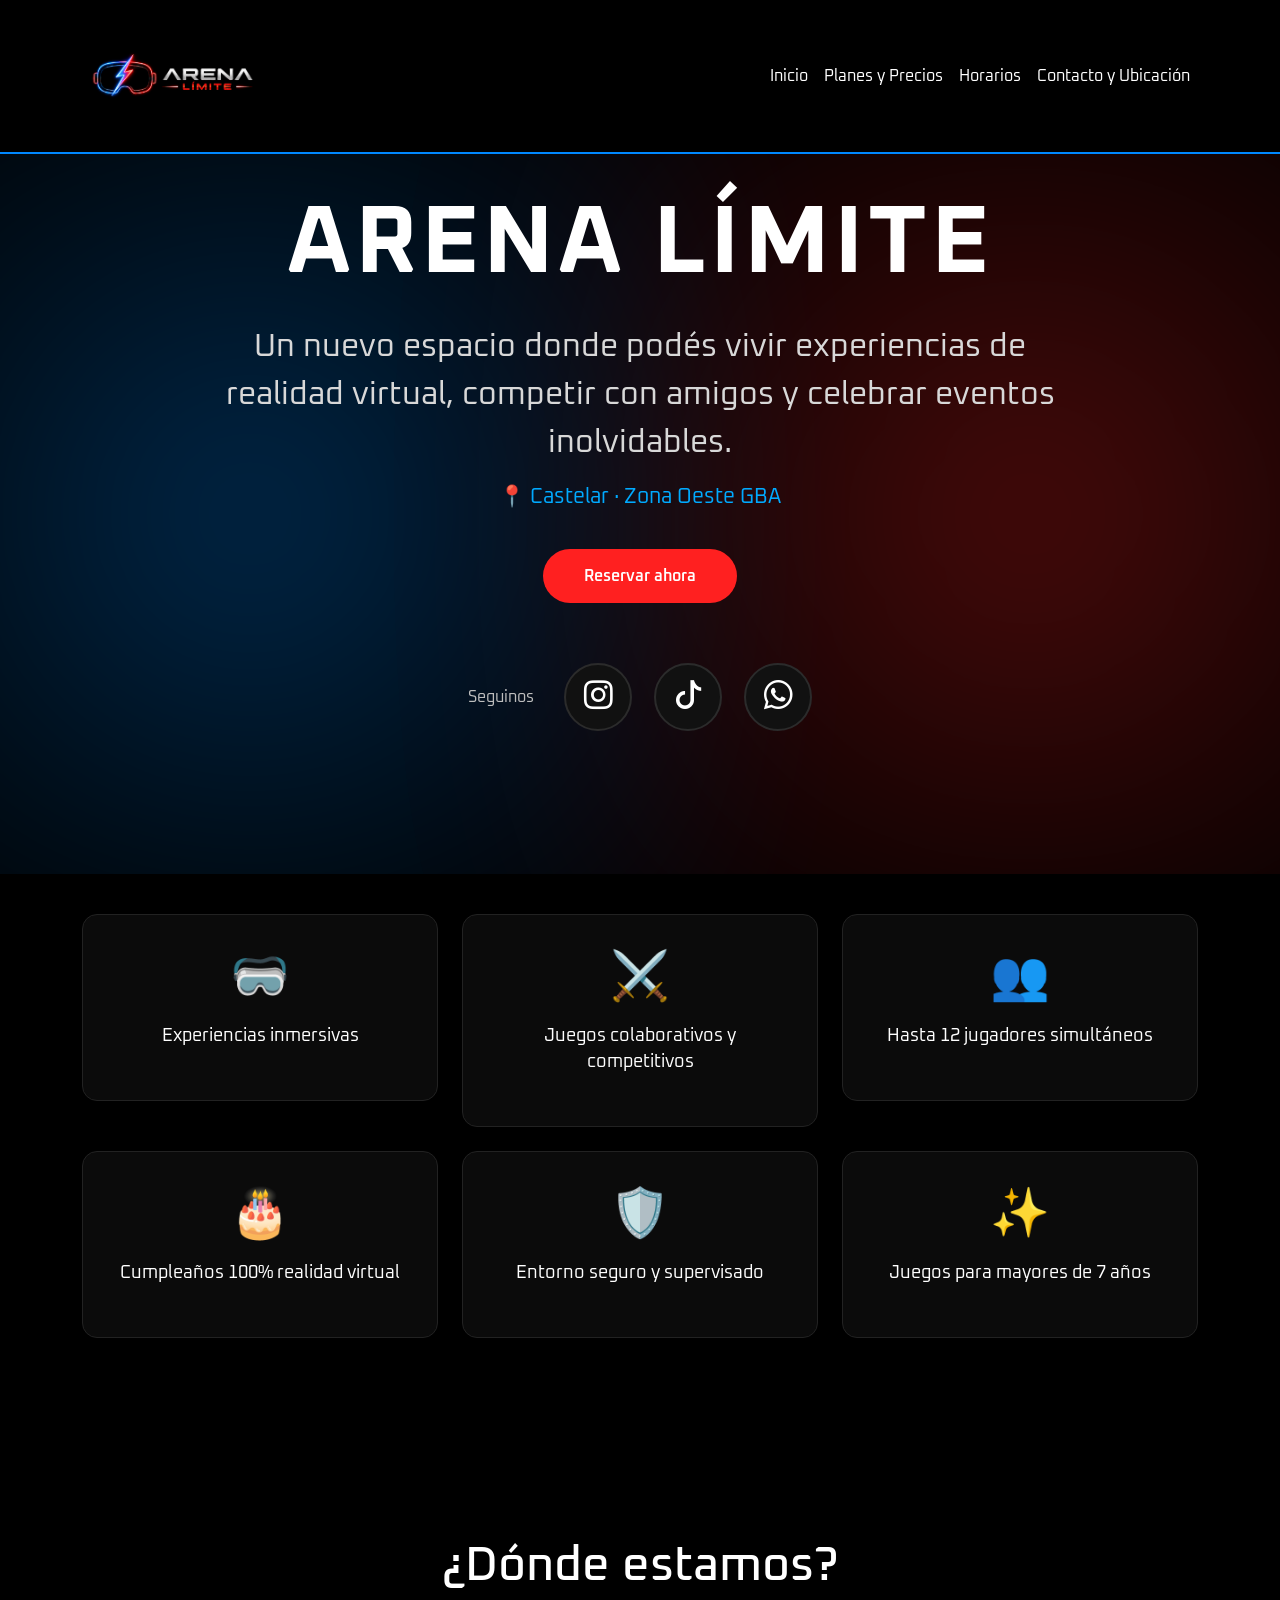
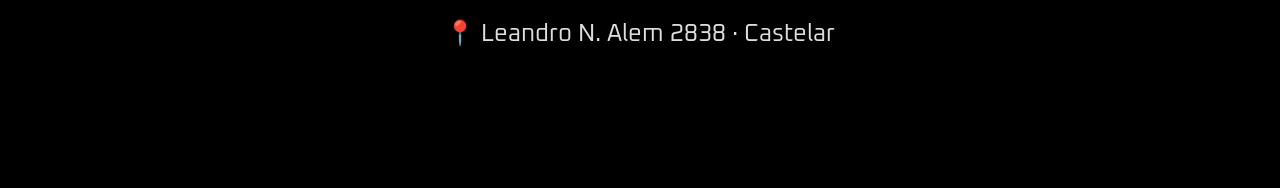
<file: sitio arena/index.html>
<!DOCTYPE html>
<html lang="es">
<head>
    <meta charset="UTF-8">
    <meta name="viewport" content="width=device-width, initial-scale=1.0">

    <title>Arena Límite</title>

    <link href="https://cdn.jsdelivr.net/npm/bootstrap@5.3.8/dist/css/bootstrap.min.css"
          rel="stylesheet"
          integrity="sha384-sRIl4kxILFvY47J16cr9ZwB07vP4J8+LH7qKQnuqkuIAvNWLzeN8tE5YBujZqJLB"
          crossorigin="anonymous">
          <link rel="stylesheet" href="https://cdn.jsdelivr.net/npm/bootstrap-icons@1.13.1/font/bootstrap-icons.min.css">

    <link rel="stylesheet" href="style.css">

    <!-- Oxanium -->
    <link href="https://fonts.googleapis.com/css2?family=Oxanium:wght@300;400;500;600;700&display=swap" rel="stylesheet">
</head>

<body>

    <!-- NAVBAR -->

   <nav class="navbar navbar-expand-lg navbar-dark py-3">
    <div class="container">

        <a class="navbar-brand" href="index.html">
            <img src="img/logoarena.png" alt="Arena Límite" class="logo">
        </a>

        <button class="navbar-toggler" type="button" data-bs-toggle="collapse" data-bs-target="#menu">
            <span class="navbar-toggler-icon"></span>
        </button>

        <div class="collapse navbar-collapse" id="menu">

            <ul class="navbar-nav ms-auto">

                <li class="nav-item">
                    <a class="nav-link" href="index.html">Inicio</a>
                </li>

                <li class="nav-item">
                    <a class="nav-link" href="planesyprecios.html">Planes y Precios</a>
                </li>

                <li class="nav-item">
                    <a class="nav-link" href="horarios.html">Horarios</a>
                </li>

                <li class="nav-item">
                    <a class="nav-link" href="contacto.html">Contacto y Ubicación</a>
                </li>

            </ul>

        </div>

    </div>
</nav>
    <!-- HERO -->

    <section class="hero">

        <div class="container">

            <div class="row justify-content-center">

                <div class="col-lg-9 text-center">

                    <h1>ARENA LÍMITE</h1>

                    <p class="hero-text">
                        Un nuevo espacio donde podés vivir experiencias de realidad virtual,
                        competir con amigos y celebrar eventos inolvidables.
                    </p>

                    <p class="ubicacion">
                        📍 Castelar · Zona Oeste GBA
                    </p>

                    <a href="https://api.whatsapp.com/send/?phone=5491163214463&text=Hola,%20quiero%20hacer%20una%20reserva."
   target="_blank"
   class="btn btn-limite">
    Reservar ahora
</a>
                    <div class="social-home">

    <span>Seguinos</span>

    <a href="https://www.instagram.com/arenalimite/" target="_blank" class="social-btn instagram">
        <i class="bi bi-instagram"></i>
    </a>

    <a href="https://www.tiktok.com/@arenalimite" target="_blank" class="social-btn tiktok">
        <i class="bi bi-tiktok"></i>
    </a>

    <a href="https://api.whatsapp.com/send/?phone=5491163214463&text&type=phone_number&app_absent=0"
       target="_blank"
       class="social-btn whatsapp">

        <i class="bi bi-whatsapp"></i>

    </a>

</div>

                </div>

            </div>

        </div>

    </section>

    <!-- CARACTERISTICAS -->

    <section class="features">

        <div class="container">

            <div class="row g-4">

                <div class="col-md-6 col-lg-4">
                    <div class="feature-card">
                        <h3>🥽</h3>
                        <p>Experiencias inmersivas</p>
                    </div>
                </div>

                <div class="col-md-6 col-lg-4">
                    <div class="feature-card">
                        <h3>⚔️</h3>
                        <p>Juegos colaborativos y competitivos</p>
                    </div>
                </div>

                <div class="col-md-6 col-lg-4">
                    <div class="feature-card">
                        <h3>👥</h3>
                        <p>Hasta 12 jugadores simultáneos</p>
                    </div>
                </div>

                <div class="col-md-6 col-lg-4">
                    <div class="feature-card">
                        <h3>🎂</h3>
                        <p>Cumpleaños 100% realidad virtual</p>
                    </div>
                </div>

                <div class="col-md-6 col-lg-4">
                    <div class="feature-card">
                        <h3>🛡️</h3>
                        <p>Entorno seguro y supervisado</p>
                    </div>
                </div>

                <div class="col-md-6 col-lg-4">
                    <div class="feature-card">
                        <h3>✨</h3>
                        <p>Juegos para mayores de 7 años</p>
                    </div>
                </div>

            </div>

        </div>

    </section>

    <!-- UBICACION -->

    <section class="direccion">

        <div class="container text-center">

            <h2>¿Dónde estamos?</h2>

            <p>
                📍 Leandro N. Alem 2838 · Castelar
            </p>

        </div>

    </section>

    <script src="https://cdn.jsdelivr.net/npm/bootstrap@5.3.8/dist/js/bootstrap.bundle.min.js"
            integrity="sha384-FKyoEForCGlyvwx9Hj09JcYn3nv7wiPVlz7YYwJrWVcXK/BmnVDxM+D2scQbITxI"
            crossorigin="anonymous">
    </script>

</body>
</html>
</file>
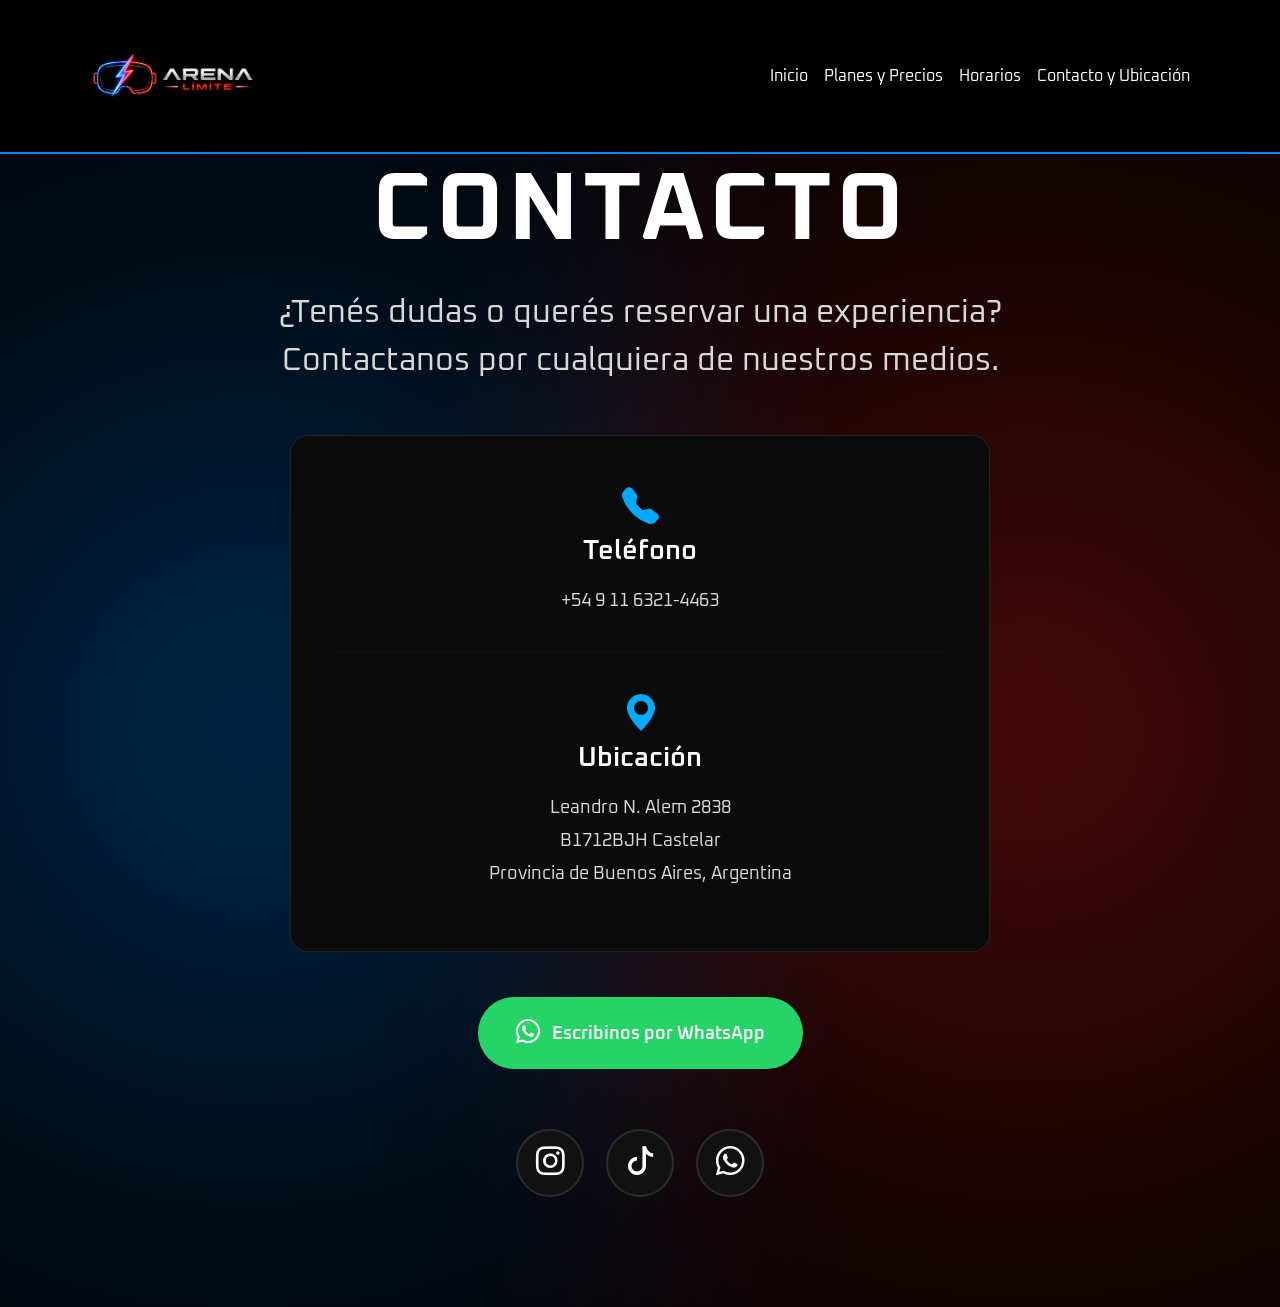
<file: sitio arena/contacto.html>
<!DOCTYPE html>
<html lang="es">

<head>

    <meta charset="UTF-8">
    <meta name="viewport" content="width=device-width, initial-scale=1.0">

    <title>Contacto | Arena Límite</title>

    <!-- Bootstrap -->
    <link href="https://cdn.jsdelivr.net/npm/bootstrap@5.3.8/dist/css/bootstrap.min.css"
          rel="stylesheet"
          integrity="sha384-sRIl4kxILFvY47J16cr9ZwB07vP4J8+LH7qKQnuqkuIAvNWLzeN8tE5YBujZqJLB"
          crossorigin="anonymous">

    <!-- Bootstrap Icons -->
    <link rel="stylesheet"
    href="https://cdn.jsdelivr.net/npm/bootstrap-icons@1.13.1/font/bootstrap-icons.min.css">

    <!-- Google Font -->
    <link href="https://fonts.googleapis.com/css2?family=Oxanium:wght@300;400;500;600;700&display=swap"
    rel="stylesheet">

    <!-- CSS -->
    <link rel="stylesheet" href="style.css">

</head>

<body>

<!-- ================= NAVBAR ================= -->

<nav class="navbar navbar-expand-lg navbar-dark py-3">

    <div class="container">

        <a class="navbar-brand" href="index.html">

            <img src="img/logoarena.png" alt="Arena Límite" class="logo">

        </a>

        <button class="navbar-toggler"
        type="button"
        data-bs-toggle="collapse"
        data-bs-target="#menu">

            <span class="navbar-toggler-icon"></span>

        </button>

        <div class="collapse navbar-collapse" id="menu">

            <ul class="navbar-nav ms-auto">

                <li class="nav-item">
                    <a class="nav-link" href="index.html">Inicio</a>
                </li>

                <li class="nav-item">
                    <a class="nav-link" href="planesyprecios.html">Planes y Precios</a>
                </li>

                <li class="nav-item">
                    <a class="nav-link" href="horarios.html">Horarios</a>
                </li>

                <li class="nav-item">
                    <a class="nav-link active" href="contacto.html">Contacto y Ubicación</a>
                </li>

            </ul>

        </div>

    </div>

</nav>

<!-- ================= CONTACTO ================= -->

<section class="hero">

    <div class="container">

        <div class="row justify-content-center">

            <div class="col-lg-8 text-center">

                <h1>CONTACTO</h1>

                <p class="hero-text">

                    ¿Tenés dudas o querés reservar una experiencia?

                    Contactanos por cualquiera de nuestros medios.

                </p>

                <div class="contact-box">

                    <div class="contact-item">

                        <i class="bi bi-telephone-fill"></i>

                        <h3>Teléfono</h3>

                        <p>+54 9 11 6321-4463</p>

                    </div>

                    <hr>

                    <div class="contact-item">

                        <i class="bi bi-geo-alt-fill"></i>

                        <h3>Ubicación</h3>

                        <p>

                            Leandro N. Alem 2838<br>

                            B1712BJH Castelar<br>

                            Provincia de Buenos Aires, Argentina

                        </p>

                    </div>

                </div>

                <a href="https://api.whatsapp.com/send/?phone=5491163214463&text=Hola,%20quiero%20consultar%20por%20Arena%20Límite."
                target="_blank"
                class="btn-whatsapp">

                    <i class="bi bi-whatsapp"></i>

                    Escribinos por WhatsApp

                </a>

                <div class="social-home">

                    <a href="https://www.instagram.com/arenalimite/"
                    target="_blank"
                    class="social-btn">

                        <i class="bi bi-instagram"></i>

                    </a>

                    <a href="https://www.tiktok.com/@arenalimite"
                    target="_blank"
                    class="social-btn">

                        <i class="bi bi-tiktok"></i>

                    </a>

                    <a href="https://api.whatsapp.com/send/?phone=5491163214463&text&type=phone_number&app_absent=0"
                    target="_blank"
                    class="social-btn">

                        <i class="bi bi-whatsapp"></i>

                    </a>

                </div>

            </div>

        </div>

    </div>

</section>

<!-- Bootstrap -->

<script src="https://cdn.jsdelivr.net/npm/bootstrap@5.3.8/dist/js/bootstrap.bundle.min.js"
integrity="sha384-FKyoEForCGlyvwx9Hj09JcYn3nv7wiPVlz7YYwJrWVcXK/BmnVDxM+D2scQbITxI"
crossorigin="anonymous"></script>

</body>

</html>
</file>
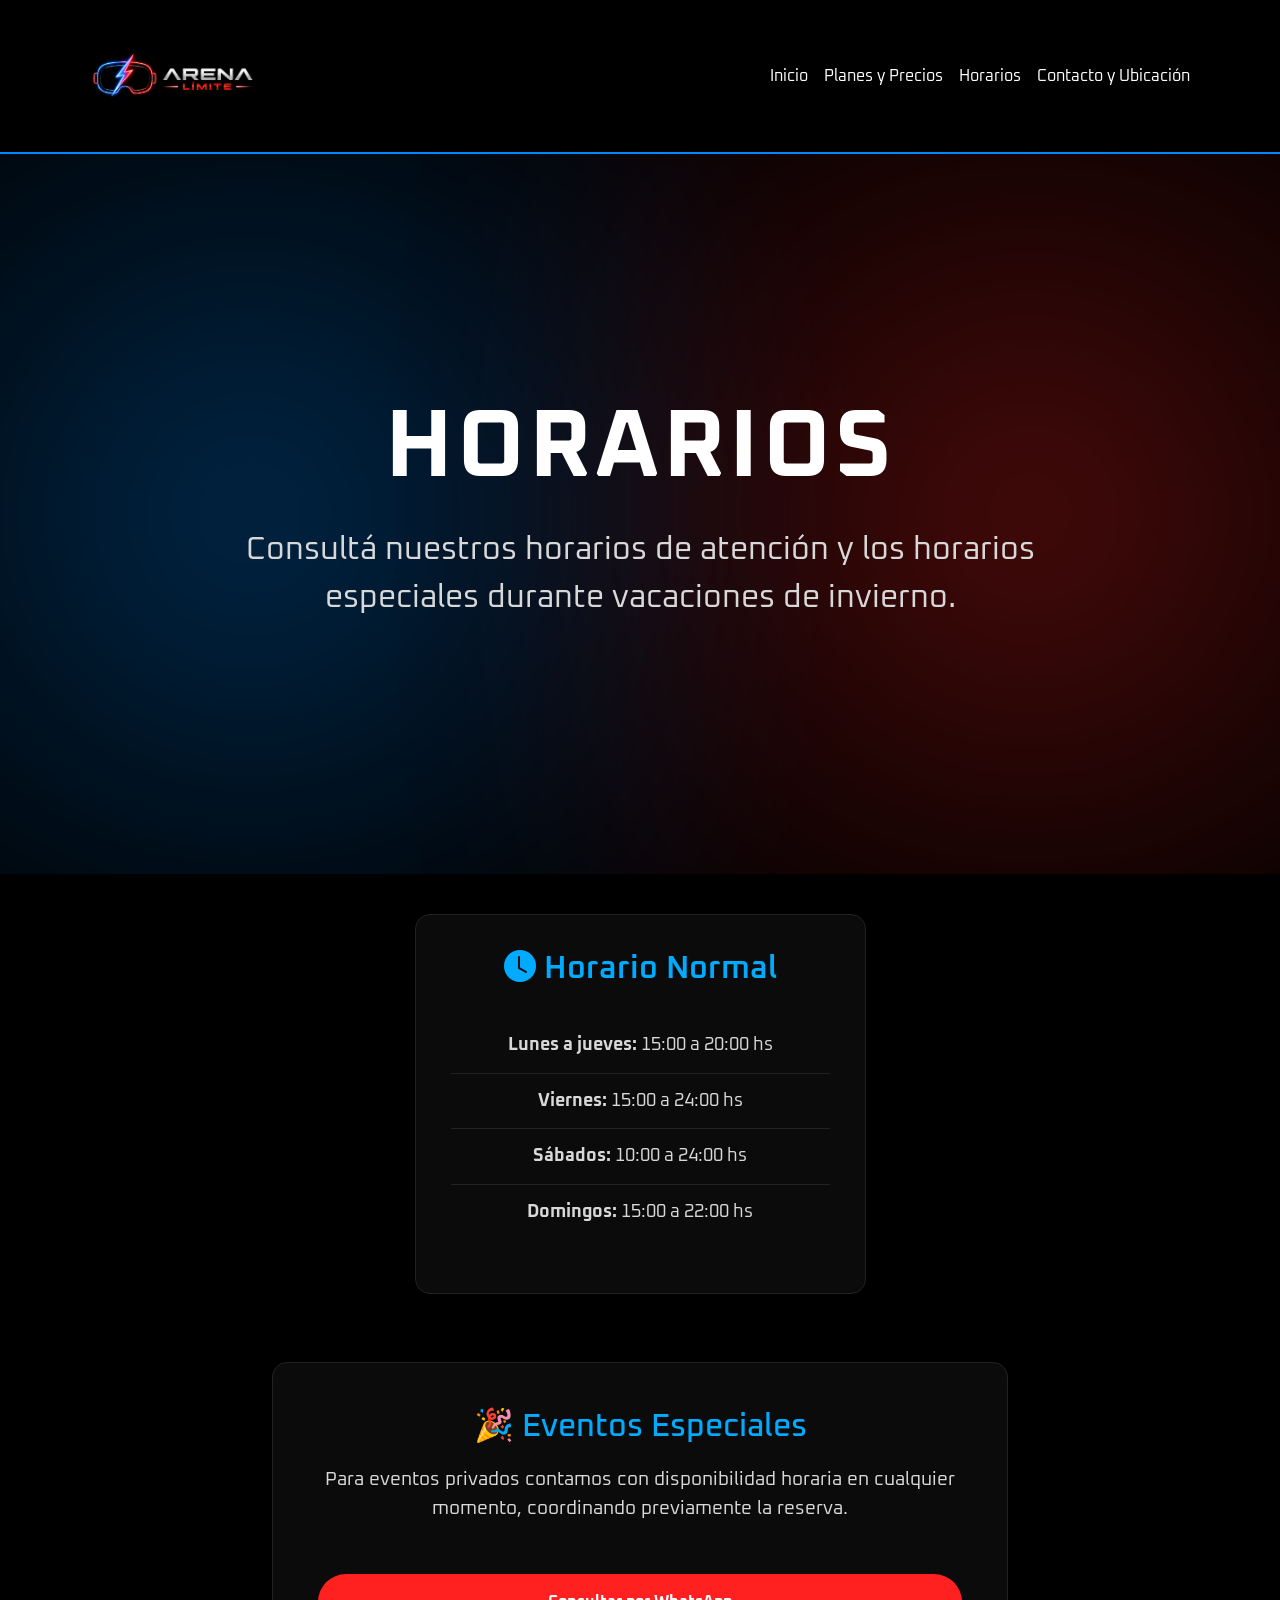
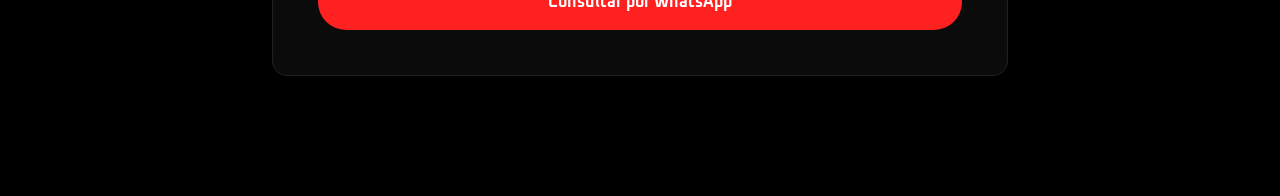
<file: sitio arena/horarios.html>
<!DOCTYPE html>
<html lang="es">

<head>

    <meta charset="UTF-8">
    <meta name="viewport" content="width=device-width, initial-scale=1.0">

    <title>Horarios | Arena Límite</title>

    <!-- Bootstrap -->

    <link href="https://cdn.jsdelivr.net/npm/bootstrap@5.3.8/dist/css/bootstrap.min.css"
    rel="stylesheet"
    integrity="sha384-sRIl4kxILFvY47J16cr9ZwB07vP4J8+LH7qKQnuqkuIAvNWLzeN8tE5YBujZqJLB"
    crossorigin="anonymous">

    <!-- Bootstrap Icons -->

    <link rel="stylesheet"
    href="https://cdn.jsdelivr.net/npm/bootstrap-icons@1.13.1/font/bootstrap-icons.min.css">

    <!-- Fuente -->

    <link href="https://fonts.googleapis.com/css2?family=Oxanium:wght@300;400;500;600;700&display=swap"
    rel="stylesheet">

    <link rel="stylesheet" href="style.css">

</head>

<body>

<!-- NAVBAR -->

<nav class="navbar navbar-expand-lg navbar-dark py-3">

<div class="container">

<a class="navbar-brand" href="index.html">

<img src="img/logoarena.png" alt="Arena Límite" class="logo">

</a>

<button class="navbar-toggler"
type="button"
data-bs-toggle="collapse"
data-bs-target="#menu">

<span class="navbar-toggler-icon"></span>

</button>

<div class="collapse navbar-collapse" id="menu">

<ul class="navbar-nav ms-auto">

<li class="nav-item">
<a class="nav-link" href="index.html">Inicio</a>
</li>

<li class="nav-item">
<a class="nav-link" href="planesyprecios.html">Planes y Precios</a>
</li>

<li class="nav-item">
<a class="nav-link active" href="horarios.html">Horarios</a>
</li>

<li class="nav-item">
<a class="nav-link" href="contacto.html">Contacto y Ubicación</a>
</li>

</ul>

</div>

</div>

</nav>

<!-- HERO -->

<section class="hero">

<div class="container text-center">

<h1>HORARIOS</h1>

<p class="hero-text">

Consultá nuestros horarios de atención y los horarios especiales durante vacaciones de invierno.

</p>

</div>

</section>

<!-- HORARIO NORMAL -->

<section class="features">

<div class="container">

<div class="row justify-content-center g-4">

<div class="col-lg-5">

<div class="feature-card horario-card">

<h2><i class="bi bi-clock-fill"></i> Horario Normal</h2>

<ul>

<li><strong>Lunes a jueves:</strong> 15:00 a 20:00 hs</li>

<li><strong>Viernes:</strong> 15:00 a 24:00 hs</li>

<li><strong>Sábados:</strong> 10:00 a 24:00 hs</li>

<li><strong>Domingos:</strong> 15:00 a 22:00 hs</li>

</ul>

</div>

</div>



</div>

<div class="row justify-content-center mt-5">

<div class="col-lg-8">

<div class="feature-card eventos-card text-center">

<h2>🎉 Eventos Especiales</h2>

<p>

Para eventos privados contamos con disponibilidad horaria en cualquier momento,
coordinando previamente la reserva.

</p>

<a href="https://api.whatsapp.com/send/?phone=5491163214463&text=Hola,%20quiero%20consultar%20por%20un%20evento."
target="_blank"
class="btn btn-limite">

Consultar por WhatsApp

</a>

</div>

</div>

</div>

</div>

</section>

<script src="https://cdn.jsdelivr.net/npm/bootstrap@5.3.8/dist/js/bootstrap.bundle.min.js"
integrity="sha384-FKyoEForCGlyvwx9Hj09JcYn3nv7wiPVlz7YYwJrWVcXK/BmnVDxM+D2scQbITxI"
crossorigin="anonymous"></script>

</body>

</html>
</file>
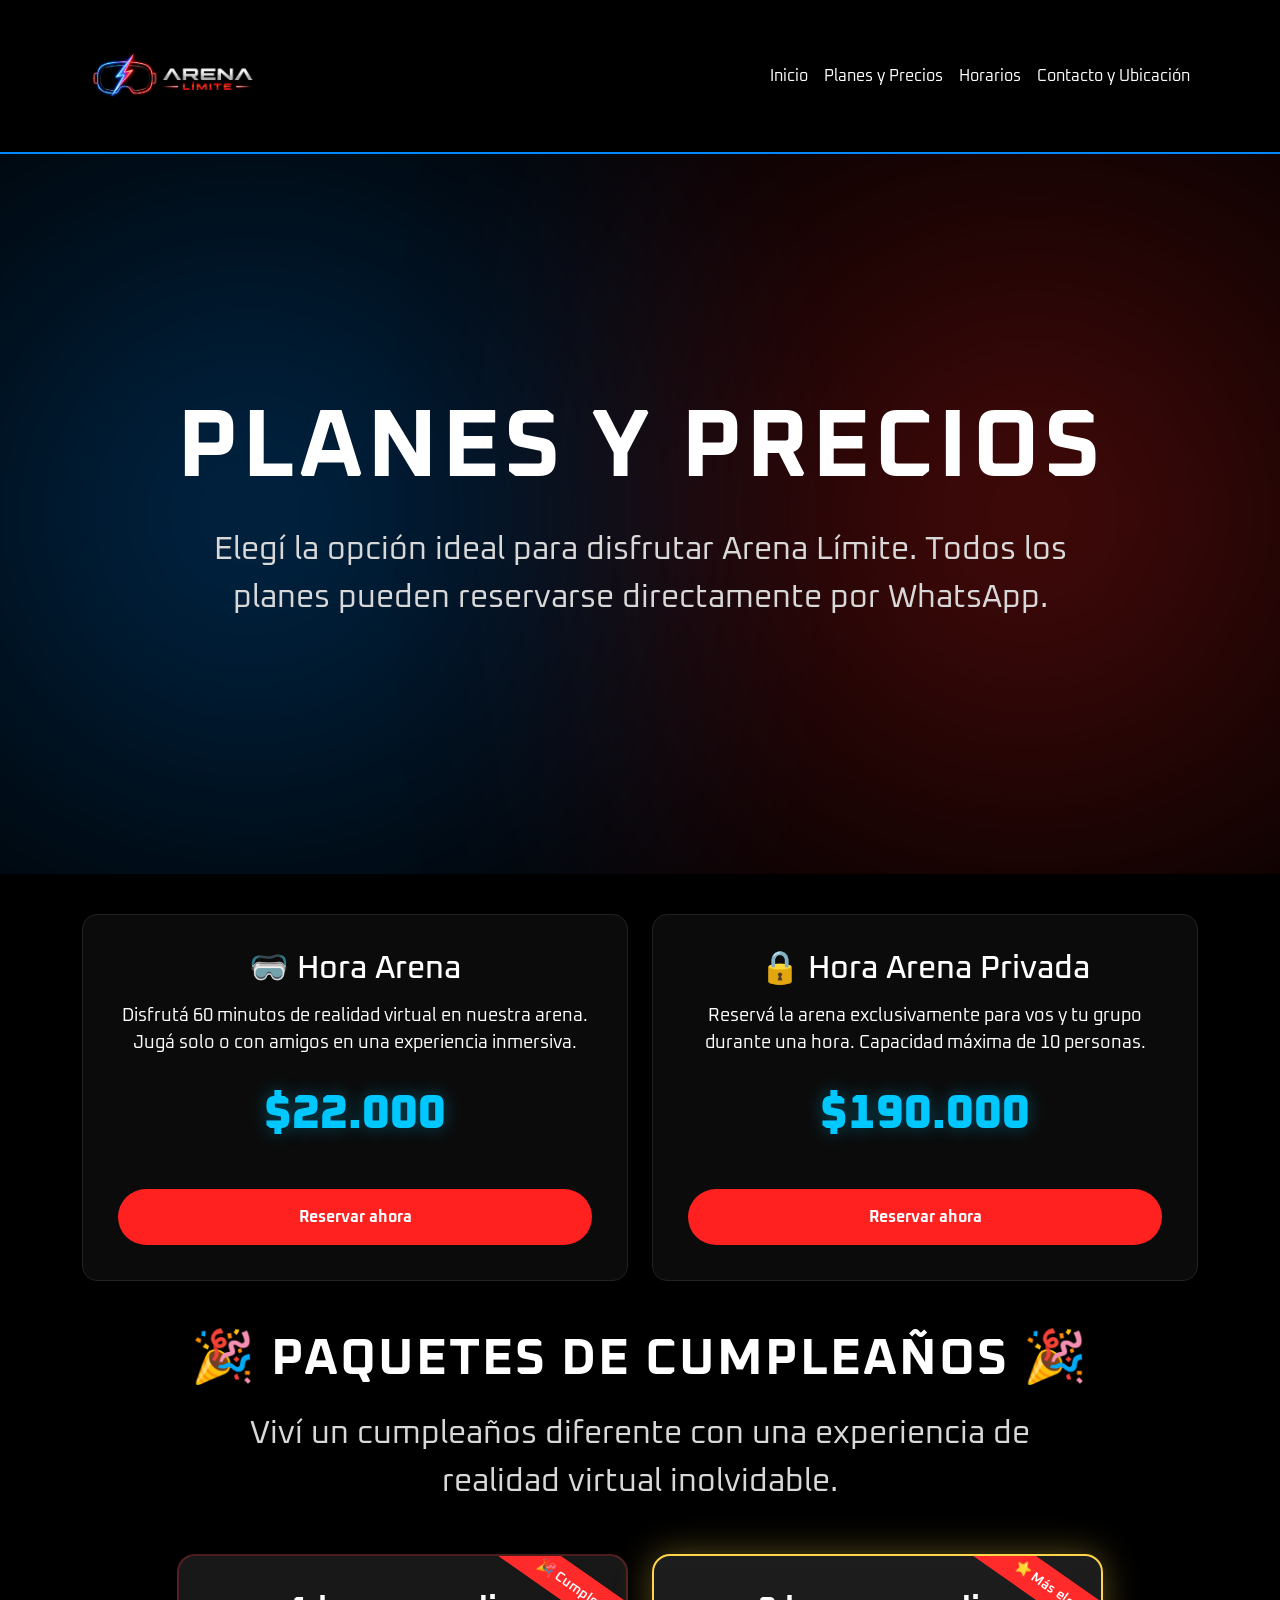
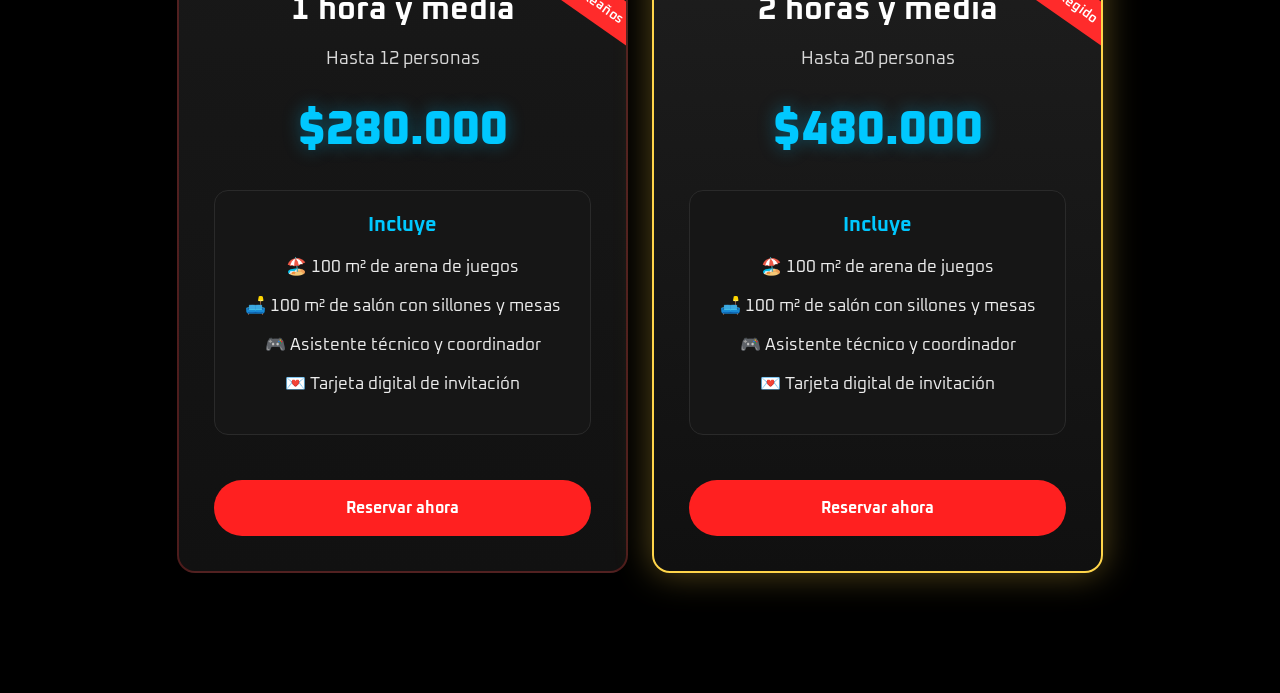
<file: sitio arena/planesyprecios.html>
<!DOCTYPE html>
<html lang="es">

<head>

    <meta charset="UTF-8">
    <meta name="viewport" content="width=device-width, initial-scale=1.0">

    <title>Planes y Precios | Arena Límite</title>

    <!-- Bootstrap -->

    <link href="https://cdn.jsdelivr.net/npm/bootstrap@5.3.8/dist/css/bootstrap.min.css"
    rel="stylesheet"
    integrity="sha384-sRIl4kxILFvY47J16cr9ZwB07vP4J8+LH7qKQnuqkuIAvNWLzeN8tE5YBujZqJLB"
    crossorigin="anonymous">

    <!-- Bootstrap Icons -->

    <link rel="stylesheet"
    href="https://cdn.jsdelivr.net/npm/bootstrap-icons@1.13.1/font/bootstrap-icons.min.css">

    <!-- Fuente -->

    <link href="https://fonts.googleapis.com/css2?family=Oxanium:wght@300;400;500;600;700&display=swap"
    rel="stylesheet">

    <!-- CSS -->

    <link rel="stylesheet" href="style.css">

</head>

<body>

<!--================ NAVBAR ================-->

<nav class="navbar navbar-expand-lg navbar-dark py-3">

<div class="container">

<a class="navbar-brand" href="index.html">

<img src="img/logoarena.png" alt="Arena Límite" class="logo">

</a>

<button class="navbar-toggler"
type="button"
data-bs-toggle="collapse"
data-bs-target="#menu">

<span class="navbar-toggler-icon"></span>

</button>

<div class="collapse navbar-collapse" id="menu">

<ul class="navbar-nav ms-auto">

<li class="nav-item">
<a class="nav-link" href="index.html">Inicio</a>
</li>

<li class="nav-item">
<a class="nav-link active" href="planesyprecios.html">Planes y Precios</a>
</li>

<li class="nav-item">
<a class="nav-link" href="horarios.html">Horarios</a>
</li>

<li class="nav-item">
<a class="nav-link" href="contacto.html">Contacto y Ubicación</a>
</li>

</ul>

</div>

</div>

</nav>

<!--================ HERO ================-->

<section class="hero">

<div class="container text-center">

<h1>PLANES Y PRECIOS</h1>

<p class="hero-text">

Elegí la opción ideal para disfrutar Arena Límite.
Todos los planes pueden reservarse directamente por WhatsApp.

</p>

</div>

</section>

<!--================ PLANES ================-->

<section class="features">

<div class="container">

<div class="row g-4">

<!-- Hora Arena -->

<div class="col-lg-6">

<div class="feature-card">

<h2>🥽 Hora Arena</h2>

<p>

Disfrutá 60 minutos de realidad virtual en nuestra arena. Jugá solo o con amigos en una experiencia inmersiva.

</p>

<h3 class="precio">

$22.000

</h3>

<a href="https://api.whatsapp.com/send/?phone=5491163214463&text=Hola,%20quiero%20reservar%20Hora%20Arena."
target="_blank"
class="btn btn-limite">

Reservar ahora

</a>

</div>

</div>

<!-- Arena privada -->

<div class="col-lg-6">

<div class="feature-card">

<h2>🔒 Hora Arena Privada</h2>

<p>

Reservá la arena exclusivamente para vos y tu grupo durante una hora. Capacidad máxima de 10 personas.

</p>

<h3 class="precio">

$190.000

</h3>

<a href="https://api.whatsapp.com/send/?phone=5491163214463&text=Hola,%20quiero%20reservar%20Hora%20Arena%20Privada."
target="_blank"
class="btn btn-limite">

Reservar ahora

</a>

</div>

</div>

</div>

<!--================ CUMPLEAÑOS ================-->

<div class="text-center mt-5 mb-5">

<h2 class="cumple-title">

🎉 PAQUETES DE CUMPLEAÑOS 🎉

</h2>

<p class="hero-text">

Viví un cumpleaños diferente con una experiencia de realidad virtual inolvidable.

</p>

</div>

<div class="row g-4 justify-content-center">

    <!-- ================== CUMPLE 1 ================== -->
    <div class="col-lg-5 col-md-6">

        <div class="feature-card cumple-card">

            <span class="badge-cumple">🎉 Cumpleaños</span>

            <h2>1 hora y media</h2>

            <p>
                Hasta 12 personas
            </p>

            <h3 class="precio">
                $280.000
            </h3>

            <div class="incluye">

                <h5>Incluye</h5>

               <ul>

    <li>🏖️ 100 m² de arena de juegos</li>
    <li>🛋️ 100 m² de salón con sillones y mesas</li>
    <li>🎮 Asistente técnico y coordinador</li>
    <li>💌 Tarjeta digital de invitación</li>

</ul>

            </div>

            <a href="https://api.whatsapp.com/send/?phone=5491163214463&text=Hola,%20quiero%20reservar%20el%20Paquete%20de%20Cumple%20de%201%20hora%20y%20media."
               target="_blank"
               class="btn btn-limite">

                Reservar ahora

            </a>

        </div>

    </div>

    <!-- ================== CUMPLE 2 ================== -->
    <div class="col-lg-5 col-md-6">

        <div class="feature-card cumple-card destacado">

            <span class="badge-cumple">⭐ Más elegido</span>

            <h2>2 horas y media</h2>

            <p>
                Hasta 20 personas
            </p>

            <h3 class="precio">
                $480.000
            </h3>

            <div class="incluye">

                <h5>Incluye</h5>


<ul>

    <li>🏖️ 100 m² de arena de juegos</li>
    <li>🛋️ 100 m² de salón con sillones y mesas</li>
    <li>🎮 Asistente técnico y coordinador</li>
    <li>💌 Tarjeta digital de invitación</li>

</ul>


            </div>

            <a href="https://api.whatsapp.com/send/?phone=5491163214463&text=Hola,%20quiero%20reservar%20el%20Paquete%20de%20Cumple%20de%202%20horas%20y%20media."
               target="_blank"
               class="btn btn-limite">

                Reservar ahora

            </a>

        </div>

    </div>

</div>


</div>

</div>

</section>

<!-- Bootstrap -->

<script src="https://cdn.jsdelivr.net/npm/bootstrap@5.3.8/dist/js/bootstrap.bundle.min.js"
integrity="sha384-FKyoEForCGlyvwx9Hj09JcYn3nv7wiPVlz7YYwJrWVcXK/BmnVDxM+D2scQbITxI"
crossorigin="anonymous"></script>

</body>

</html>
</file>
<file: sitio arena/style.css>
*{
    margin:0;
    padding:0;
    box-sizing:border-box;
}

body{
    background:#000;
    color:white;
    font-family:'Oxanium', sans-serif;
    overflow-x:hidden;
}

/* NAV */

.navbar{
    border-bottom:2px solid #0088ff;
    background:#000;
}

.nav-link{
    color:white !important;
    transition:.3s;
}

.nav-link:hover{
    color:#ff2a2a !important;
}

/* HERO */

.hero{
    min-height:80vh;
    display:flex;
    align-items:center;
    position:relative;
    overflow:hidden;
}

/* Humo azul */

.hero::before{
    content:"";
    position:absolute;

    top:-15%;
    left:-18%;

    width:75%;
    height:130%;

    background:radial-gradient(circle,
        rgba(0,136,255,.30) 0%,
        rgba(0,136,255,.18) 30%,
        rgba(0,136,255,.08) 60%,
        transparent 100%);

    filter:blur(90px);
}

/* Humo rojo */

.hero::after{
    content:"";
    position:absolute;

    top:-15%;
    right:-18%;

    width:75%;
    height:130%;

    background:radial-gradient(circle,
        rgba(255,35,35,.30) 0%,
        rgba(255,35,35,.18) 30%,
        rgba(255,35,35,.08) 60%,
        transparent 100%);

    filter:blur(90px);
}

.hero .container{
    position:relative;
    z-index:2;
}

.hero h1{
    font-size:6rem;
    font-weight:700;
    letter-spacing:4px;
    margin-bottom:20px;
}

.hero-text{
    font-size:2rem;
    max-width:900px;
    margin:auto;
    margin-bottom:15px;
    color:#d8d8d8;
}

.ubicacion{
    margin-top:15px;
    font-size:1.3rem;
    color:#00aaff;
}

.btn-limite{
    margin-top:20px;
    background:#ff2020;
    color:white;
    padding:14px 40px;
    border-radius:50px;
    font-weight:600;
    transition:.3s;
}

.btn-limite:hover{
    background:#0088ff;
    color:white;
    transform:translateY(-3px);
}

/* CARDS */

.features{
    padding:45px 0 80px;
}

.feature-card{
    background:#0b0b0b;
    border:1px solid #222;
    border-radius:15px;
    padding:35px;
    text-align:center;
    transition:.3s;
}

.feature-card:hover{
    transform:translateY(-8px);
    border-color:#0088ff;
    box-shadow:0 0 20px rgba(0,136,255,.4);
}

.feature-card h3{
    font-size:3rem;
}

.feature-card p{
    margin-top:15px;
    font-size:1.1rem;
}

/* UBICACION */

.direccion{
    padding:80px 0 120px;
}

.direccion h2{
    font-size:3rem;
    margin-bottom:20px;
}

.direccion p{
    font-size:1.5rem;
    color:#ddd;
}

/* RESPONSIVE */

@media(max-width:768px){

    .hero h1{
        font-size:3rem;
    }

    .hero-text{
        font-size:1.3rem;
    }
}
/* REDES */

.social-home{

    margin-top:35px;

    display:flex;
    justify-content:center;
    align-items:center;
    gap:18px;
}

.social-home span{

    color:#bdbdbd;
    font-size:1rem;
    margin-right:8px;
}

.social-btn{

    width:52px;
    height:52px;

    border-radius:50%;

    display:flex;
    justify-content:center;
    align-items:center;

    text-decoration:none;

    color:white;
    font-size:1.4rem;

    background:#111;

    border:1px solid #2a2a2a;

    transition:.35s;
}

.social-btn:hover{

    transform:translateY(-6px) scale(1.08);
}

/* Instagram */

.instagram:hover{

    border-color:#ff2a2a;

    box-shadow:0 0 18px rgba(255,42,42,.45);
}

/* TikTok */

.tiktok:hover{

    border-color:#00b7ff;

    box-shadow:0 0 18px rgba(0,183,255,.45);
}

/* WhatsApp */

.whatsapp:hover{

    border-color:#25D366;

    box-shadow:0 0 18px rgba(37,211,102,.45);
}
.logo{
    height:110px;
    width:auto;
    display:block;
    transition:.3s;
}

.logo:hover{
    transform:scale(1.03);
}





/*==================================================
                CONTACTO
==================================================*/

.contact-box{

    max-width:700px;

    margin:50px auto 0;

    padding:45px;

    background:#0b0b0b;

    border:1px solid #222;

    border-radius:18px;

    transition:.35s;

}

.contact-box:hover{

    border-color:#0088ff;

    box-shadow:0 0 25px rgba(0,136,255,.35);

}

.contact-item{

    text-align:center;

}

.contact-item i{

    font-size:2.3rem;

    color:#00aaff;

    margin-bottom:18px;

}

.contact-item h3{

    color:white;

    font-size:1.7rem;

    margin-bottom:15px;

    font-weight:600;

}

.contact-item p{

    color:#d8d8d8;

    font-size:1.15rem;

    line-height:1.8;

}

.contact-box hr{

    margin:35px 0;

    border-color:#2c2c2c;

}


/*==================================================
            BOTÓN WHATSAPP
==================================================*/

.btn-whatsapp{

    display:inline-flex;

    align-items:center;

    justify-content:center;

    gap:12px;

    margin-top:45px;

    padding:18px 38px;

    background:#25D366;

    color:white;

    text-decoration:none;

    border-radius:50px;

    font-size:1.15rem;

    font-weight:600;

    transition:.35s;

}

.btn-whatsapp:hover{

    background:#1ebe5d;

    color:white;

    transform:translateY(-4px);

    box-shadow:0 0 25px rgba(37,211,102,.45);

}

.btn-whatsapp i{

    font-size:1.5rem;

}


/*==================================================
                REDES SOCIALES
==================================================*/

.social-home{

    display:flex;

    justify-content:center;

    gap:22px;

    margin-top:60px;

    padding-bottom:110px;

}

.social-btn{

    width:68px;

    height:68px;

    border-radius:50%;

    display:flex;

    justify-content:center;

    align-items:center;

    background:#111;

    border:2px solid #2b2b2b;

    color:white;

    text-decoration:none;

    font-size:1.8rem;

    transition:.35s;

}

.social-btn:hover{

    transform:translateY(-6px);

    color:#00aaff;

    border-color:#0088ff;

    box-shadow:0 0 22px rgba(0,136,255,.45);

}


/*==================================================
                RESPONSIVE
==================================================*/

@media(max-width:768px){

    .contact-box{

        padding:30px 22px;

    }

    .contact-item h3{

        font-size:1.4rem;

    }

    .contact-item p{

        font-size:1rem;

    }

    .btn-whatsapp{

        width:100%;

        justify-content:center;

        padding:16px;

        font-size:1rem;

    }

    .social-home{

        gap:15px;

    }

    .social-btn{

        width:58px;

        height:58px;

        font-size:1.5rem;

    }

}

/*==================================================
            PLANES Y PRECIOS
==================================================*/

.precio{
    margin:30px 0;
    font-size:2.8rem;
    font-weight:800;
    color:#00c8ff;
    text-shadow:0 0 18px rgba(0,200,255,.35);
}


/* TITULO CUMPLE */

.cumple-title{
    font-size:3.2rem;
    font-weight:700;
    color:#fff;
    margin-bottom:20px;
    letter-spacing:2px;
}


/* TARJETAS DE CUMPLE */

.cumple-card{
    position:relative;
    overflow:hidden;
    border:2px solid rgba(255,60,60,.25);
    border-radius:18px;
    background:linear-gradient(180deg,#181818,#111);
    transition:all .35s ease;
}

.cumple-card:hover{
    transform:translateY(-12px);
    border-color:#ff2b2b;
    box-shadow:0 18px 40px rgba(255,40,40,.30);
}

.cumple-card h2{
    font-size:2rem;
    font-weight:700;
    margin-bottom:12px;
}

.cumple-card p{
    font-size:1.15rem;
    color:#d8d8d8;
}


/* DESTACADO */

.destacado{
    border:2px solid #ffd54a !important;
    background:linear-gradient(180deg,#1d1d1d,#101010);
    box-shadow:0 0 35px rgba(255,213,74,.35);
}

.destacado:hover{
    transform:translateY(-12px);
    border-color:#ffd54a !important;
    box-shadow:0 20px 45px rgba(255,213,74,.40);
}


/* ETIQUETA */

.badge-cumple{
    position:absolute;
    top:18px;
    right:-45px;
    width:180px;
    text-align:center;
    padding:8px 0;
    background:#ff2b2b;
    color:#fff;
    font-size:.85rem;
    font-weight:600;
    transform:rotate(35deg);
}


/* LISTA */

.incluye{
    margin:30px 0;
    padding:22px;
    border-radius:14px;
    background:#161616;
    border:1px solid #2a2a2a;
}

.incluye h5{
    margin-bottom:18px;
    color:#00c8ff;
    font-weight:700;
}

.incluye ul{
    list-style:none;
    padding:0;
    margin:0;
}

.incluye li{
    margin:14px 0;
    color:#ececec;
    font-size:1.05rem;
}


/* BOTÓN */

.feature-card .btn{
    width:100%;
    margin-top:15px;
    padding:15px;
    font-size:1rem;
    font-weight:700;
}


/* ESPACIADO */

.features{
    padding-top:40px;
    padding-bottom:120px;
}


/* RESPONSIVE */

@media (max-width:992px){

    .cumple-title{
        font-size:2.4rem;
    }

    .destacado:hover{
        transform:translateY(-8px);
    }

}

@media (max-width:768px){

    .precio{
        font-size:2.2rem;
    }

    .cumple-card h2{
        font-size:1.8rem;
    }

    .badge-cumple{
        right:-55px;
        font-size:.75rem;
    }

    .incluye{
        padding:18px;
    }

}

/*=====================================
            HORARIOS
=====================================*/

.horario-card{

    min-height:380px;

}

.horario-card h2{

    margin-bottom:30px;

    color:#00aaff;

    font-weight:600;

}

.horario-card ul{

    list-style:none;

    padding:0;

    margin:0;

}

.horario-card li{

    padding:14px 0;

    border-bottom:1px solid #222;

    color:#d8d8d8;

    font-size:1.1rem;

}

.horario-card li:last-child{

    border:none;

}

.vacaciones{

    border:2px solid rgba(255,70,70,.35);

}

.vacaciones:hover{

    border-color:#ff3b3b;

}

.eventos-card{

    margin-top:20px;

    padding:45px;

}

.eventos-card h2{

    margin-bottom:20px;

    color:#00aaff;

}

.eventos-card p{

    font-size:1.2rem;

    color:#d8d8d8;

    margin-bottom:35px;

}
</file>
